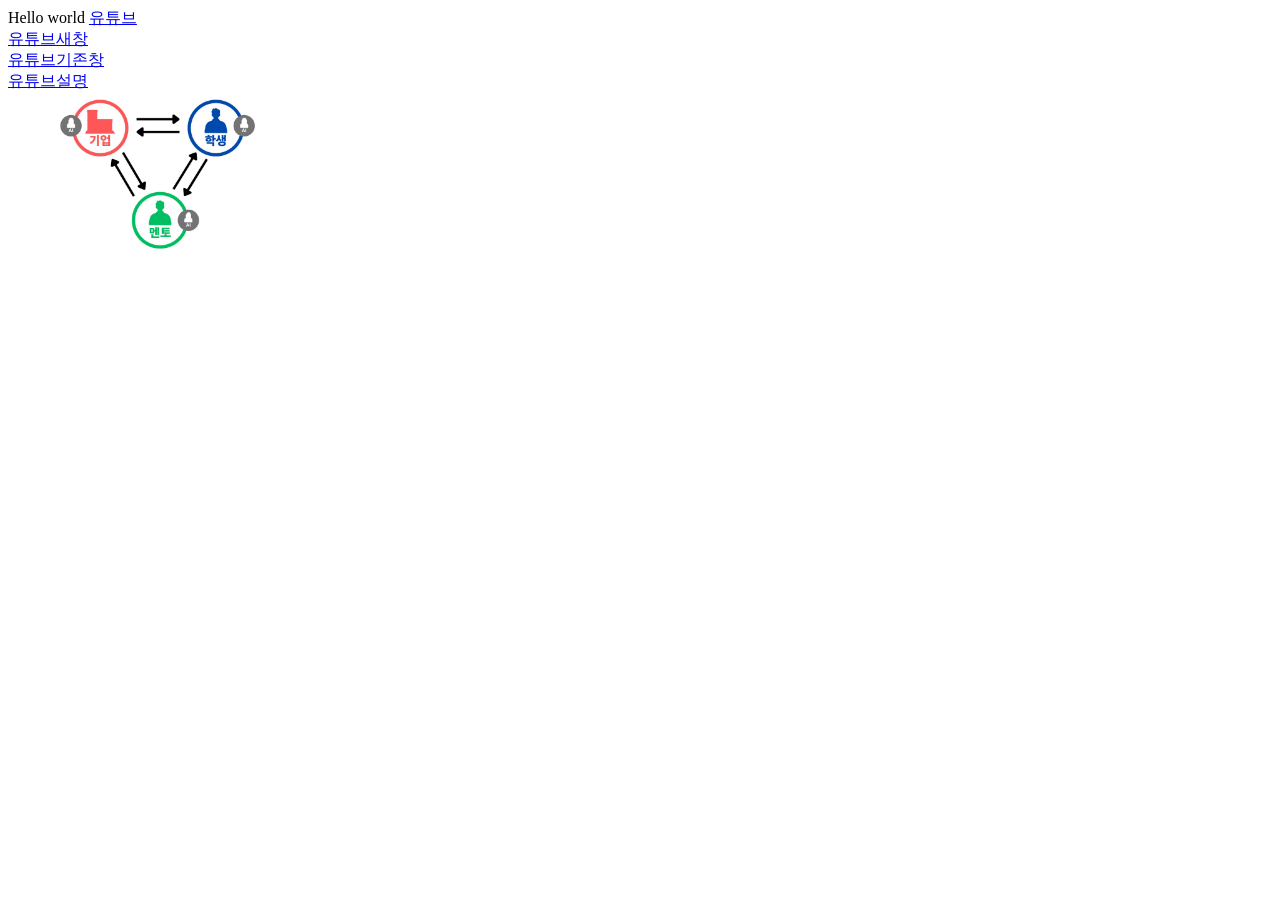
<file: html 연습 1주차/index.html>
<!DOCTYPE html>
<html lang="ko">
<head>
    <meta charset="UTF-8">
    <meta name="viewport" content="width=device-width, initial-scale=1.0">
    <title>링크 연습</title>
</head>
<body>
    
    Hello world


    <a href="https://www.youtube.com/">유튜브</a>
    <br> <!-- 줄바꿈  -->
    <a href="https://www.youtube.com/"target="_blank">유튜브새창</a>
    <br>
    <a href="https://www.youtube.com/"target="_self">유튜브기존창</a>
    <br>
    <a href="https://www.youtube.com/"title="유튜브 홈페이지">유튜브설명</a>
    <br>
    <a href="https://www.youtube.com/"target="_blank"> 
    <img src="image/test123.jpg" alt="그냥 테스트 이미지" width="300"> </a>
   




</body>
</html>
</file>
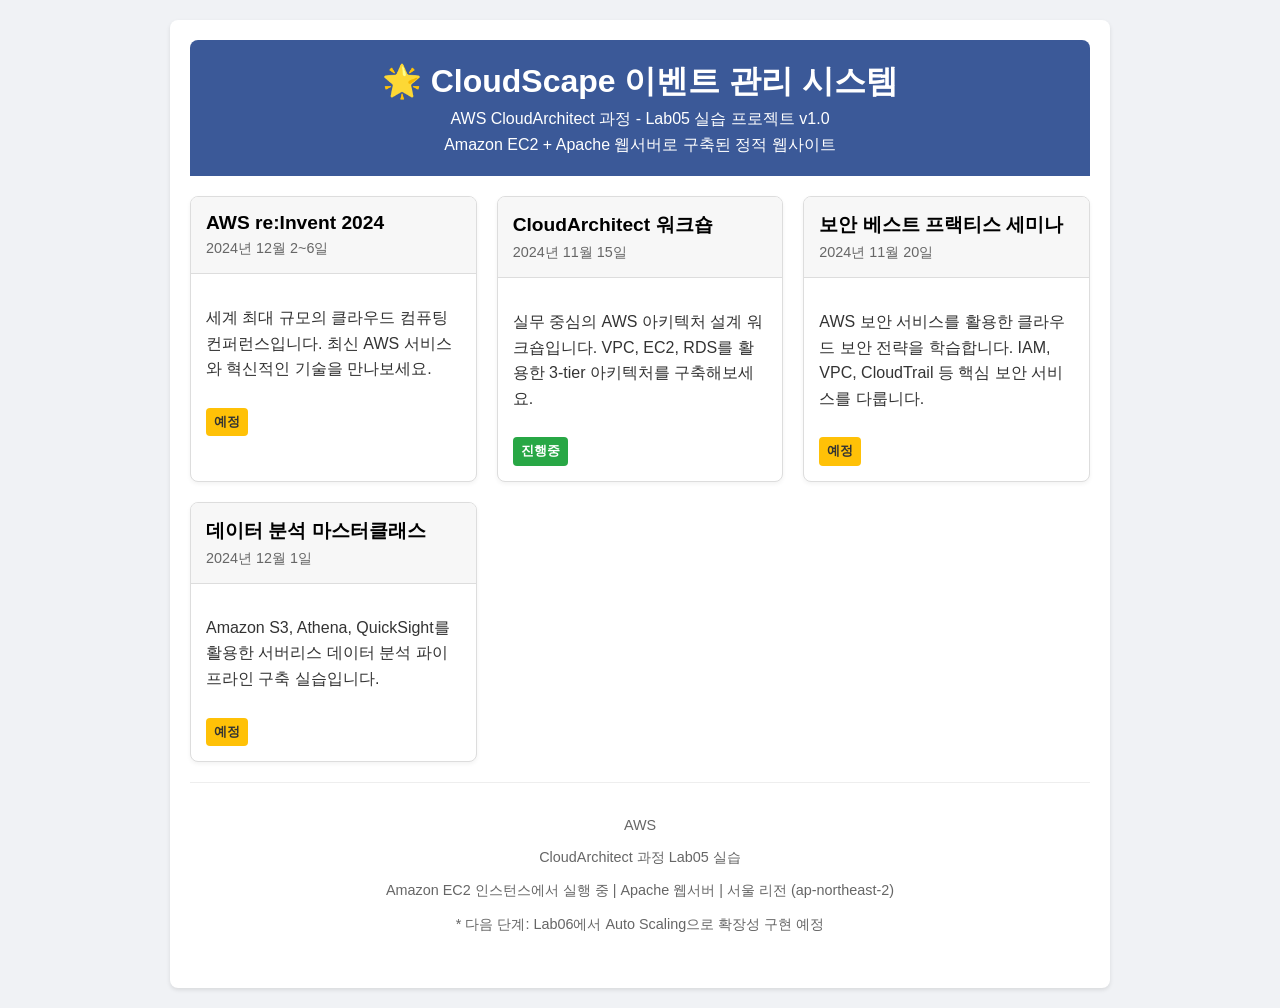
<file: html 연습/index.html>
<!DOCTYPE html>
<html lang="ko">
<head>
    <meta charset="UTF-8">
    <meta name="viewport" content="width=device-width, initial-scale=1.0">
    <title>CloudScape 이벤트 관리 시스템</title>
    <style>
        body {
            font-family: Arial, sans-serif;
            background-color: #f0f2f5;
            margin: 0;
            padding: 20px;
        }
        .container {
            max-width: 900px;
            margin: auto;
            background-color: #ffffff;
            padding: 20px;
            border-radius: 8px;
            box-shadow: 0 2px 4px rgba(0, 0, 0, 0.1);
        }
        header {
            background-color: #3b5998;
            color: #ffffff;
            padding: 20px;
            text-align: center;
            border-radius: 8px 8px 0 0;
            margin-bottom: 20px;
        }
        header h1 {
            margin: 0;
            font-size: 2em;
        }
        header p {
            margin: 5px 0 0;
        }
        .event-grid {
            display: grid;
            grid-template-columns: repeat(auto-fill, minmax(280px, 1fr));
            gap: 20px;
        }
        .event-card {
            background-color: #ffffff;
            border: 1px solid #ddd;
            border-radius: 8px;
            overflow: hidden;
            box-shadow: 0 2px 4px rgba(0, 0, 0, 0.05);
            transition: transform 0.2s;
        }
        .event-card:hover {
            transform: translateY(-5px);
        }
        .card-header {
            padding: 15px;
            background-color: #f7f7f7;
            border-bottom: 1px solid #ddd;
        }
        .card-header h3 {
            margin: 0;
            font-size: 1.2em;
        }
        .card-header p {
            margin: 5px 0 0;
            font-size: 0.9em;
            color: #666;
        }
        .card-body {
            padding: 15px;
            line-height: 1.6;
            color: #333;
        }
        .status-badge {
            display: inline-block;
            padding: 4px 8px;
            font-size: 0.8em;
            border-radius: 4px;
            color: #ffffff;
            margin-top: 10px;
            font-weight: bold;
        }
        .status-badge.yellow { background-color: #ffc107; color: #333; }
        .status-badge.green { background-color: #28a745; }
        .footer {
            text-align: center;
            padding: 20px;
            margin-top: 20px;
            font-size: 0.9em;
            color: #666;
            border-top: 1px solid #eee;
        }
    </style>
</head>
<body>

<div class="container">
    <header>
        <h1>🌟 CloudScape 이벤트 관리 시스템</h1>
        <p>AWS CloudArchitect 과정 - Lab05 실습 프로젝트 v1.0</p>
        <p>Amazon EC2 + Apache 웹서버로 구축된 정적 웹사이트</p>
    </header>

    <div class="event-grid">
        <div class="event-card">
            <div class="card-header">
                <h3>AWS re:Invent 2024</h3>
                <p>2024년 12월 2~6일</p>
            </div>
            <div class="card-body">
                <p>세계 최대 규모의 클라우드 컴퓨팅 컨퍼런스입니다. 최신 AWS 서비스와 혁신적인 기술을 만나보세요.</p>
                <span class="status-badge yellow">예정</span>
            </div>
        </div>

        <div class="event-card">
            <div class="card-header">
                <h3>CloudArchitect 워크숍</h3>
                <p>2024년 11월 15일</p>
            </div>
            <div class="card-body">
                <p>실무 중심의 AWS 아키텍처 설계 워크숍입니다. VPC, EC2, RDS를 활용한 3-tier 아키텍처를 구축해보세요.</p>
                <span class="status-badge green">진행중</span>
            </div>
        </div>

        <div class="event-card">
            <div class="card-header">
                <h3>보안 베스트 프랙티스 세미나</h3>
                <p>2024년 11월 20일</p>
            </div>
            <div class="card-body">
                <p>AWS 보안 서비스를 활용한 클라우드 보안 전략을 학습합니다. IAM, VPC, CloudTrail 등 핵심 보안 서비스를 다룹니다.</p>
                <span class="status-badge yellow">예정</span>
            </div>
        </div>

        <div class="event-card">
            <div class="card-header">
                <h3>데이터 분석 마스터클래스</h3>
                <p>2024년 12월 1일</p>
            </div>
            <div class="card-body">
                <p>Amazon S3, Athena, QuickSight를 활용한 서버리스 데이터 분석 파이프라인 구축 실습입니다.</p>
                <span class="status-badge yellow">예정</span>
            </div>
        </div>
    </div>

    <div class="footer">
        <p>AWS</p>
        <p>CloudArchitect 과정 Lab05 실습</p>
        <p>Amazon EC2 인스턴스에서 실행 중 | Apache 웹서버 | 서울 리전 (ap-northeast-2)</p>
        <p><span>*</span> 다음 단계: Lab06에서 Auto Scaling으로 확장성 구현 예정</p>
    </div>
</div>

</body>
</html>
</file>
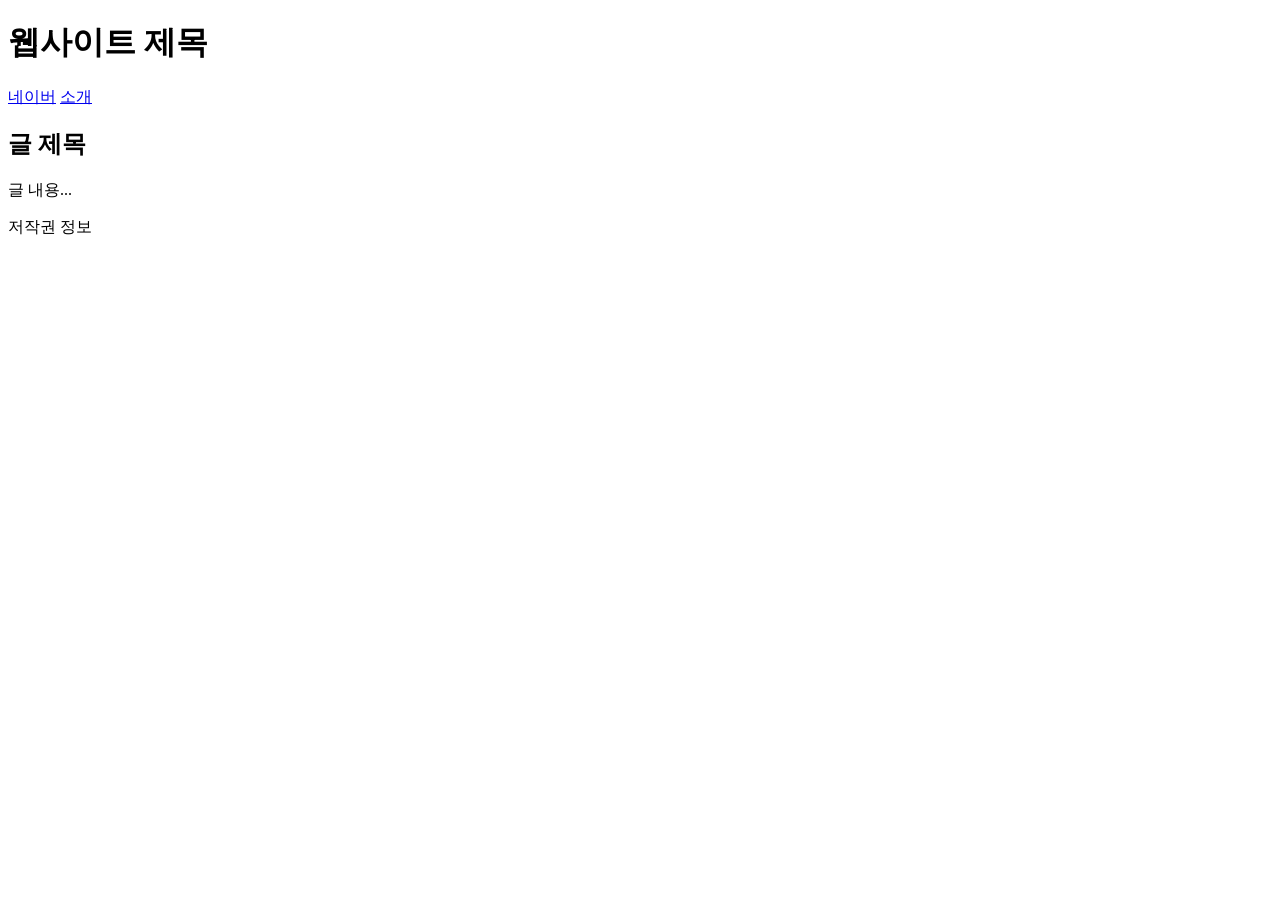
<file: html 연습 1주차/test2 Semantic Tags.html>
<!DOCTYPE html>
<html lang="ko">
<head>
    <meta charset="UTF-8">
    <meta name="viewport" content="width=device-width, initial-scale=1.0">
    <title>현이의 html 연습!!!!</title>
<!-- 화면폭에 맞춰서 보여줘? -->
</head>
<body>
    <header>
    <h1>웹사이트 제목</h1>
    <nav>
        <a href="https://www.naver.com/">네이버</a>
        <a href="#about">소개</a>
    </nav>
</header>

<main>
    <article>
        <h2>글 제목</h2>
        <p>글 내용...</p>
    </article>
</main>





<footer>
    <p>저작권 정보</p>
</footer>






</body>
</html>


<!-- 시맨틱 태그
<header> (헤더)
역할: 웹사이트의 최상단 영역입니다.

내용: 주로 사이트의 로고(이름), 검색창, 로그인 버튼 등이 들어갑니다.

비유: 신문의 맨 위 '신문사 이름'과 '발행일'이 적힌 부분과 같습니다.

② <nav> (내비게이션)
역할: 다른 페이지로 이동하는 메뉴판 영역입니다.

내용: '홈', '소개', '게시판', '블로그' 같은 링크들이 모여 있습니다.

비유: 건물의 '층별 안내도'나 책의 '목차' 같은 역할입니다.

③ <main> (메인)
역할: 해당 페이지의 가장 핵심적인 본문이 들어가는 곳입니다.

특징: 한 페이지에 딱 한 번만 사용해야 합니다. (주인공은 한 명이니까요!)

④ <article> (아티클)
역할: 그 자체로 독립적인 내용이 되는 콘텐츠 뭉치입니다.

내용: 블로그 포스트 한 개, 뉴스 기사 한 개, 게시판의 댓글 하나 등이 해당됩니다.

비유: 잡지에서 '특정 기사 한 편'만 따로 오려내도 내용이 이해되죠? 그게 바로 article입니다.

⑤ <footer> (푸터)
역할: 웹사이트의 맨 아래 영역입니다.

내용: 저작권 정보(Copyright), 연락처, 이용약관, 사업자 정보 등이 들어갑니다.

비유: 편지 맨 밑에 쓰는 '추신'이나 책 맨 뒤의 '판권지' 같은 곳입니다. 
-->
</file>
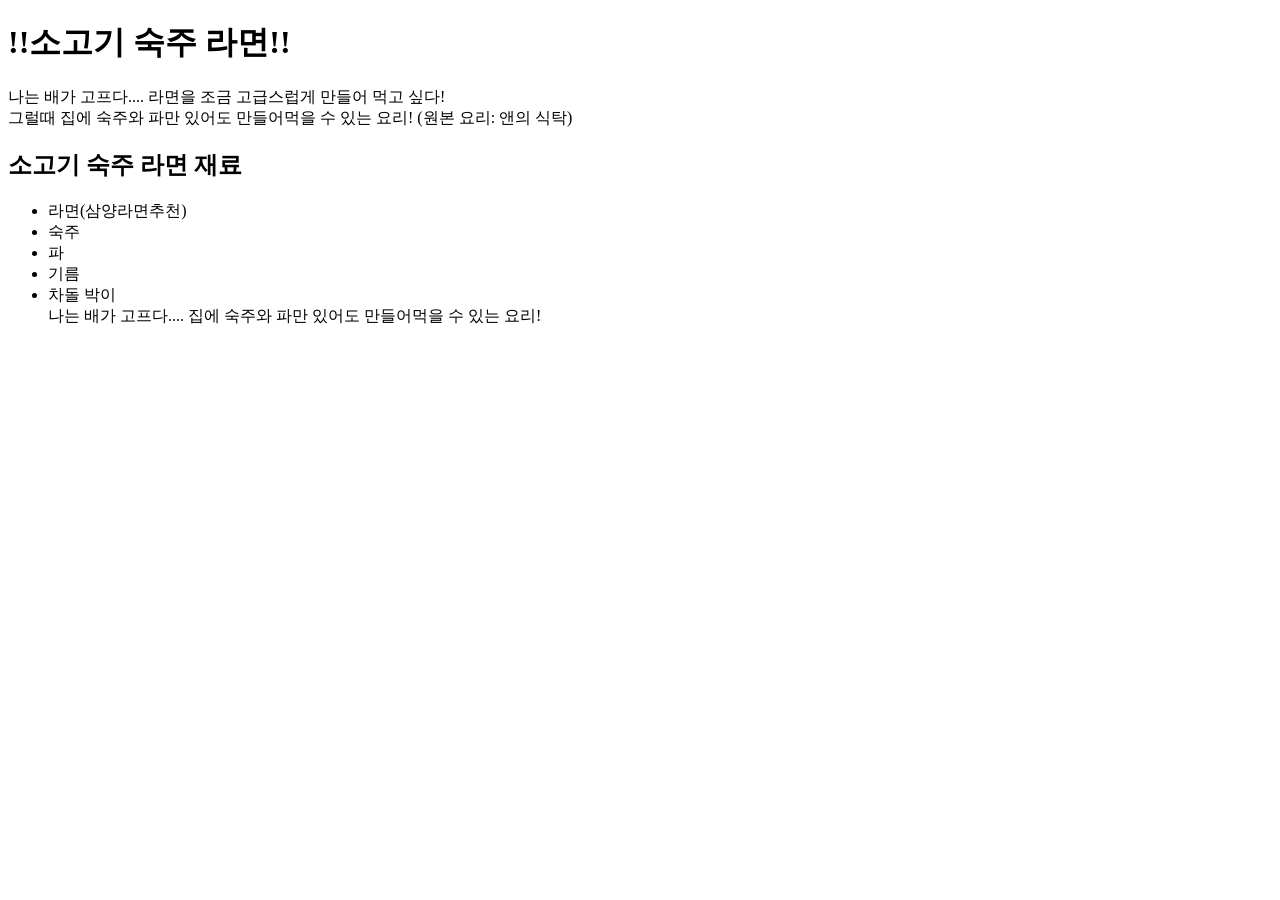
<file: html 연습 1주차/test3.html>
<!DOCTYPE html>
<html lang="en">
<head>
    <meta charset="UTF-8">
    <meta name="viewport" content="width=device-width, initial-scale=1.0">
    <title>라면재료</title>
</head>
<body>
    
    <h1>!!소고기 숙주 라면!!</h1>
    <p>나는 배가 고프다.... 라면을 조금 고급스럽게 만들어 먹고 싶다!
        <br>
        그럴때 집에 숙주와 파만 있어도 만들어먹을 수 있는 요리! (원본 요리: 앤의 식탁)</p>
    
    <h2>소고기 숙주 라면 재료</h2>
        <ul>
        <li>라면(삼양라면추천)</li>
        <li>숙주</li>
        <li>파</li>
        <li>기름</li>
        <li>차돌 박이</li>
        나는 배가 고프다....
        집에 숙주와 파만 있어도 만들어먹을 수 있는 요리!
    </ul>



    
</body>
</html>
</file>
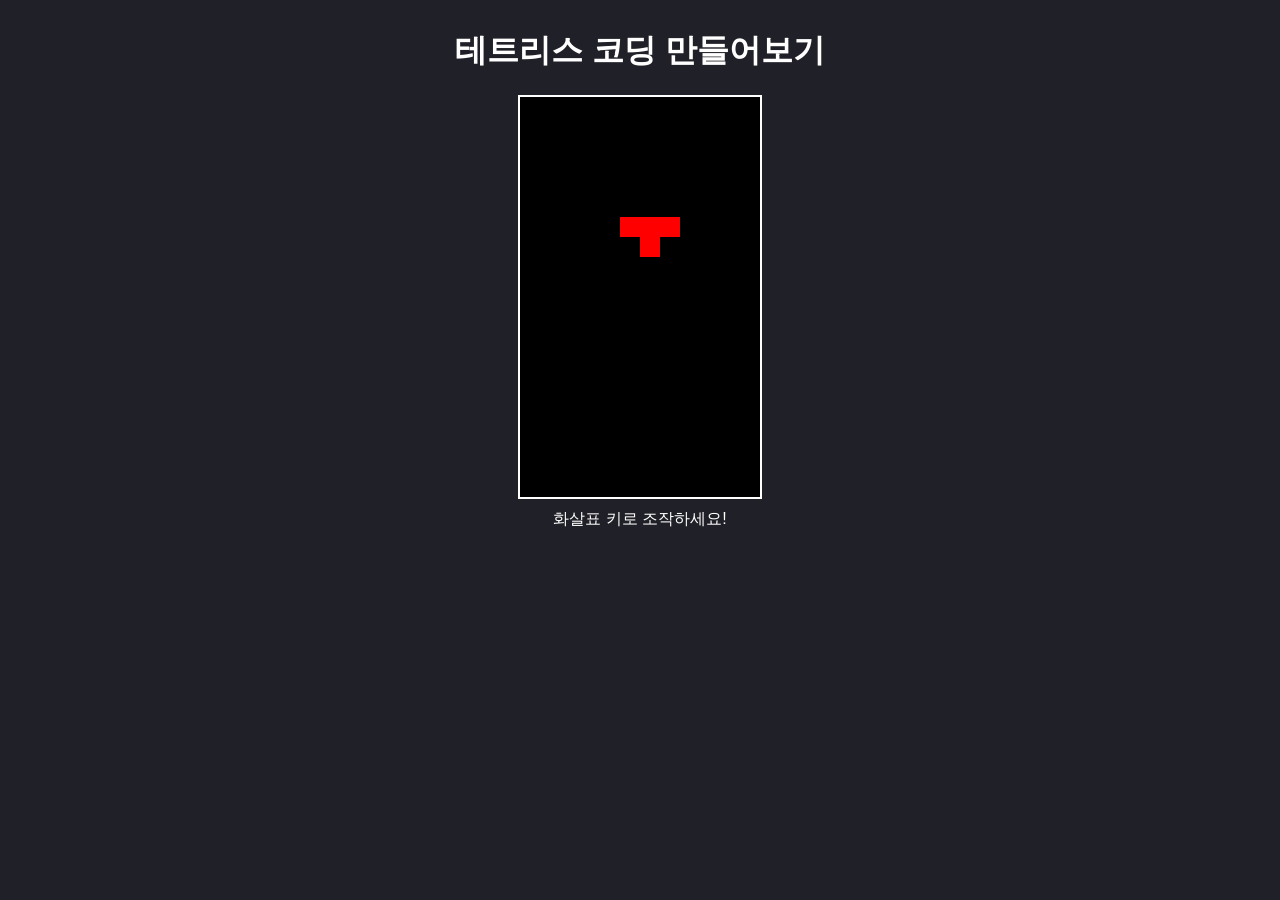
<file: html 연습 2주차/tetris_test1.html>
<!DOCTYPE html>
<html lang="ko">
<head>
    <meta charset="UTF-8">
    <title>심플 테트리스 구현 </title>
    <style>
        body { background: #202028; color: #fff; font-family: sans-serif; display: flex; flex-direction: column; align-items: center; }
        canvas { border: solid 2px #fff; background-color: #000; } /*게임판 디자인*/
        .text_info { margin-top: 10px; }
    </style>
</head>
<body>
    <h1>테트리스 코딩 만들어보기</h1>
    <canvas id="tetris" width="240" height="400"></canvas> <!---canvas 지정-->
    <div class="text_info">화살표 키로 조작하세요!</div> <!-- info라는 이름으로 지정 -->

    <script>
        const canvas = document.getElementById('tetris');
        const context = canvas.getContext('2d');
        //현재 제작 단계: 일단 기능 없음, 배경및 도형 1개 구현
        // 1단위를 20px로 확장
        context.scale(20, 20);

        // T자형 블록 예시 (2차원 배열)
        const matrix = [
            [0, 0, 0],
            [1, 1, 1],
            [0, 1, 0],
        ];

        // 그리기 함수
        function draw() {
            // 배경 지우기
            context.fillStyle = '#000';
            context.fillRect(0, 0, canvas.width, canvas.height);

            drawMatrix(matrix, {x: 5, y: 5});
        }

        function drawMatrix(matrix, offset) {
            matrix.forEach((row, y) => {
                row.forEach((value, x) => {
                    if (value !== 0) {
                        context.fillStyle = 'red';
                        context.fillRect(x + offset.x, y + offset.y, 1, 1);
                    }
                });
            });
        }

        // 초기 실행
        draw();
    </script>
</body>
</html>
</file>
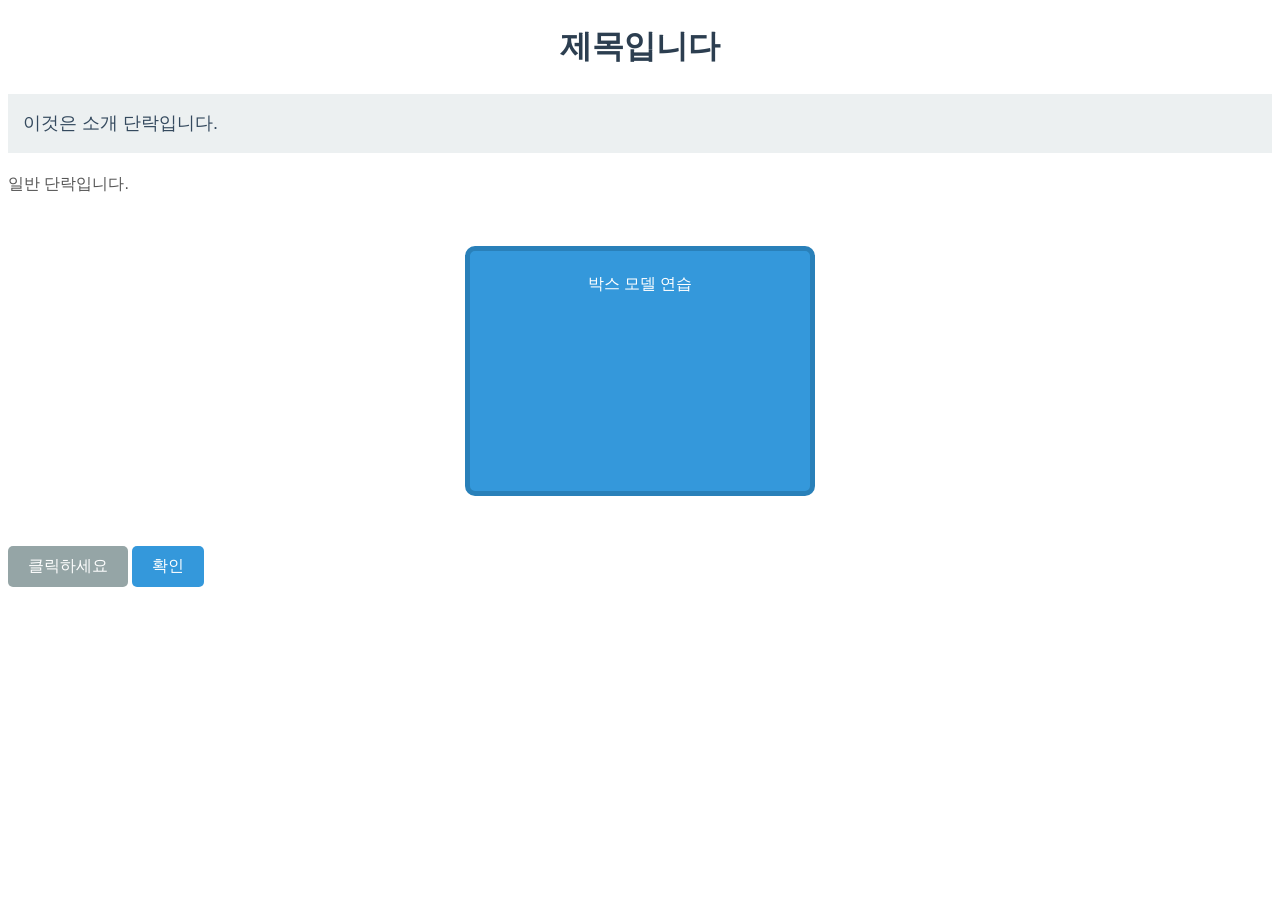
<file: html 연습 3주차/teststyle1.html>
<!-- index.html -->
<!DOCTYPE html>
<html lang="ko">
<head>
    <meta charset="UTF-8">
    <title>CSS 실습</title>
    <link rel="stylesheet" href="style1.css">
</head>
<body>
    <h1>제목입니다</h1>
    <p class="intro">이것은 소개 단락입니다.</p>
    <p>일반 단락입니다.</p>
    
    <div class="box">박스 모델 연습</div>

    <button class="btn">클릭하세요</button>
    <button class="btn btn-primary">확인</button>
    
</body>
</html>
</file>
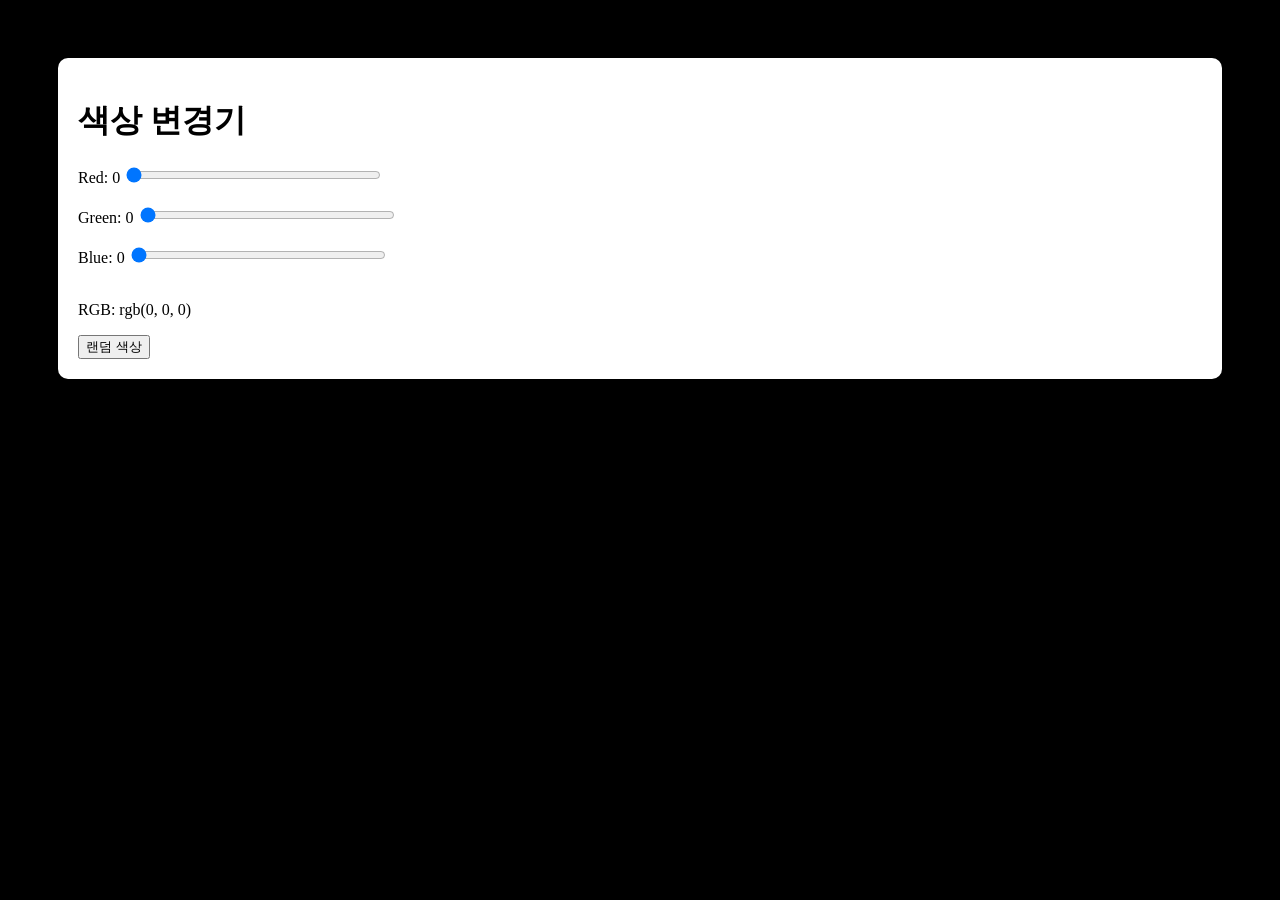
<file: html 연습 5주차/BackgroundColorchanger.html>
<!DOCTYPE html>
<html lang="ko">
<head>
    <meta charset="UTF-8">
    <title>색상 변경기</title>
    <style>
        body {
            transition: background-color 0.3s;
            padding: 50px;
        }
        .controls {
            background: white;
            padding: 20px;
            border-radius: 10px;
        }
        input[type="range"] {
            width: 255px;
        }
    </style>
</head>
<body>
    <div class="controls">
        <h1>색상 변경기</h1>

        <label>Red: <span id="redValue">0</span></label>
        <input type="range" id="red" min="0" max="255" value="0">

        <br><br>

        <label>Green: <span id="greenValue">0</span></label>
        <input type="range" id="green" min="0" max="255" value="0">

        <br><br>

        <label>Blue: <span id="blueValue">0</span></label>
        <input type="range" id="blue" min="0" max="255" value="0">

        <br><br>

        <p id="colorCode">RGB: rgb(0, 0, 0)</p>
        <button id="randomBtn">랜덤 색상</button>
    </div>

    <script>
        // 각 요소(슬라이더, 숫자 표시창, 배경색 텍스트, 버튼) 가져오기
        const redInput = document.getElementById('red');
        const greenInput = document.getElementById('green');
        const blueInput = document.getElementById('blue');

        const redValue = document.getElementById('redValue');
        const greenValue = document.getElementById('greenValue');
        const blueValue = document.getElementById('blueValue');

        const colorCode = document.getElementById('colorCode');
        const randomBtn = document.getElementById('randomBtn');

        // 색상을 업데이트하는 함수
        function updateColor() {
            const r = redInput.value;
            const g = greenInput.value;
            const b = blueInput.value;

            // 숫자 텍스트 업데이트
            redValue.textContent = r;
            greenValue.textContent = g;
            blueValue.textContent = b;

            // 배경색 및 RGB 코드 텍스트 업데이트
            const rgb = `rgb(${r}, ${g}, ${b})`;
            document.body.style.backgroundColor = rgb;
            colorCode.textContent = `RGB: ${rgb}`;
        }

        // 각 슬라이더에 이벤트 리스너 추가 (움직일 때마다 실행)
        redInput.addEventListener('input', updateColor);
        greenInput.addEventListener('input', updateColor);
        blueInput.addEventListener('input', updateColor);

        // 랜덤 색상 버튼 클릭 이벤트
        randomBtn.addEventListener('click', () => {
            // 0~255 사이의 랜덤 숫자 생성 후 슬라이더 값 변경
            redInput.value = Math.floor(Math.random() * 256);
            greenInput.value = Math.floor(Math.random() * 256);
            blueInput.value = Math.floor(Math.random() * 256);
    
            // 화면 업데이트
            updateColor();
        });

        // 페이지 로드 시 초기값 반영
        updateColor();
    </script>
</body>
</html>
</file>
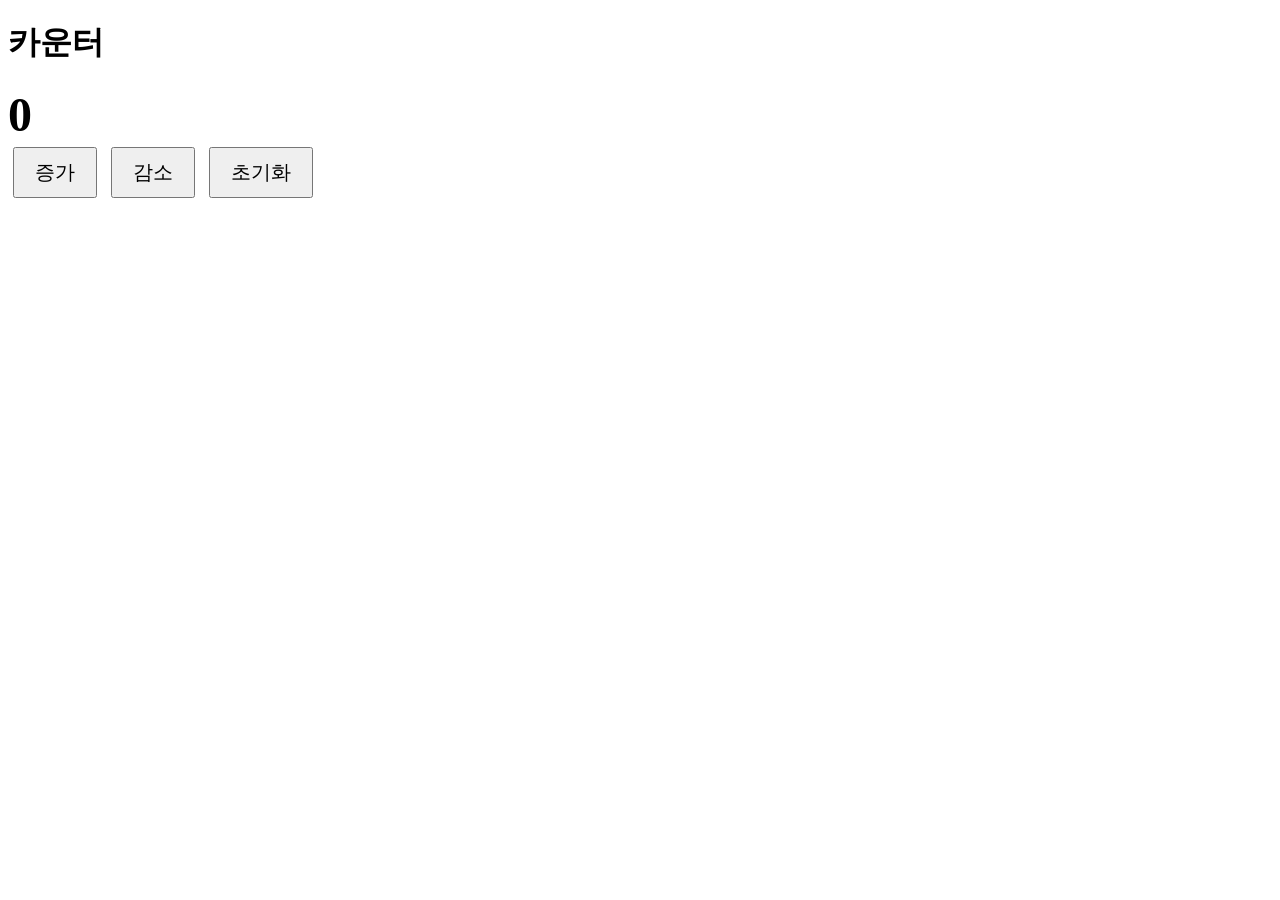
<file: html 연습 5주차/Counter.html>
<!DOCTYPE html>
<html lang="ko">
<head>
    <meta charset="UTF-8">
    <title>카운터</title>
    <style>
        #count {
            font-size: 48px;
            font-weight: bold;
        }
        button {
            font-size: 20px;
            padding: 10px 20px;
            margin: 5px;
        }
    </style>
</head>
<body>
    <h1>카운터</h1>
    <div id="count">0</div>
    <button id="increase">증가</button>
    <button id="decrease">감소</button>
    <button id="reset">초기화</button>

    <script>
        const countDisplay = document.querySelector('#count');
        const increaseBtn = document.querySelector('#increase');
        const decreaseBtn = document.querySelector('#decrease');
        const resetBtn = document.querySelector('#reset');

        let count = 0;

        increaseBtn.addEventListener('click', () => {
            count++;
            countDisplay.textContent = count;
        });

        decreaseBtn.addEventListener('click', () => {
            count--;
            countDisplay.textContent = count;
        });

        resetBtn.addEventListener('click', () => {
            count = 0;
            countDisplay.textContent = count;
        });
    </script>
</body>
</html>
</file>
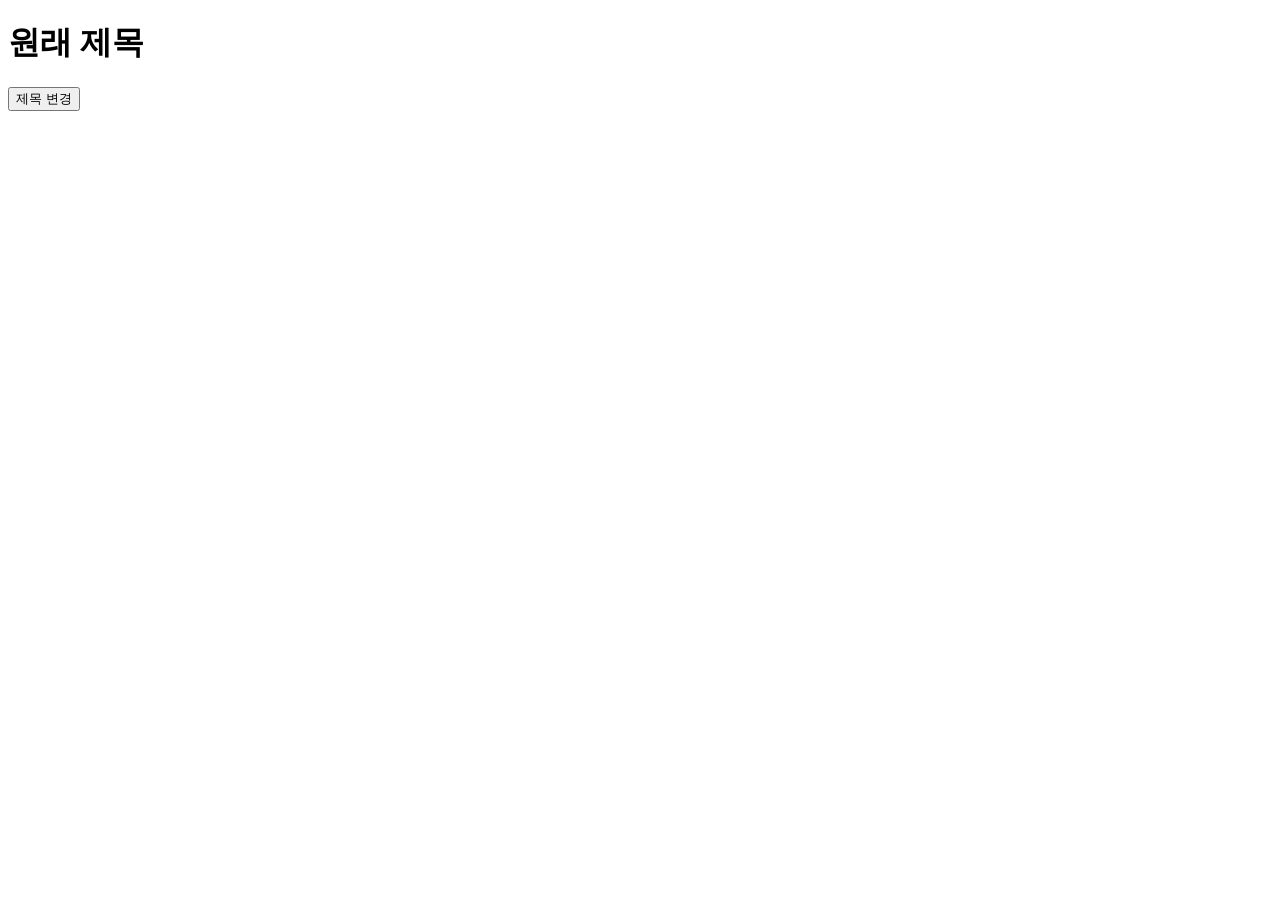
<file: html 연습 5주차/Domevent.html>
<!DOCTYPE html>
<html lang="ko">
<head>
    <meta charset="UTF-8">
    <title>DOM 실습</title>
</head>
<body>
    <h1 id="title">원래 제목</h1>
    <button id="changeBtn">제목 변경</button>

    <script>
        const title = document.querySelector('#title');
        const button = document.querySelector('#changeBtn');

        button.addEventListener('click', () => {
            title.textContent = '새로운 제목!';
        });
    </script>
</body>
</html>
</file>
<file: html 연습 3주차/style1.css>
/* style.css */
body {
    font-family: 'Noto Sans KR', sans-serif;
    line-height: 1.6;
}

h1 {
    color: #2c3e50;
    text-align: center;
}

.intro {
    font-size: 18px;
    color: #34495e;
    background-color: #ecf0f1;
    padding: 15px;
}

p {
    color: #555;
}

.box {
    width: 300px;
    height: 200px;
    background-color: #3498db;
    color: white;

    /* 안쪽 여백 */
    padding: 20px;

    /* 테두리 */
    border: 5px solid #2980b9;
    border-radius: 10px;

    /* 바깥 여백 */
    margin: 50px auto;

    /* 텍스트 중앙 정렬 */
    text-align: center;
}

.btn {
    padding: 10px 20px;
    font-size: 16px;
    border: none;
    border-radius: 5px;
    cursor: pointer;
    background-color: #95a5a6;
    color: white;
}

.btn-primary {
    background-color: #3498db;
}

.btn:hover {
    opacity: 0.8;
}
</file>
